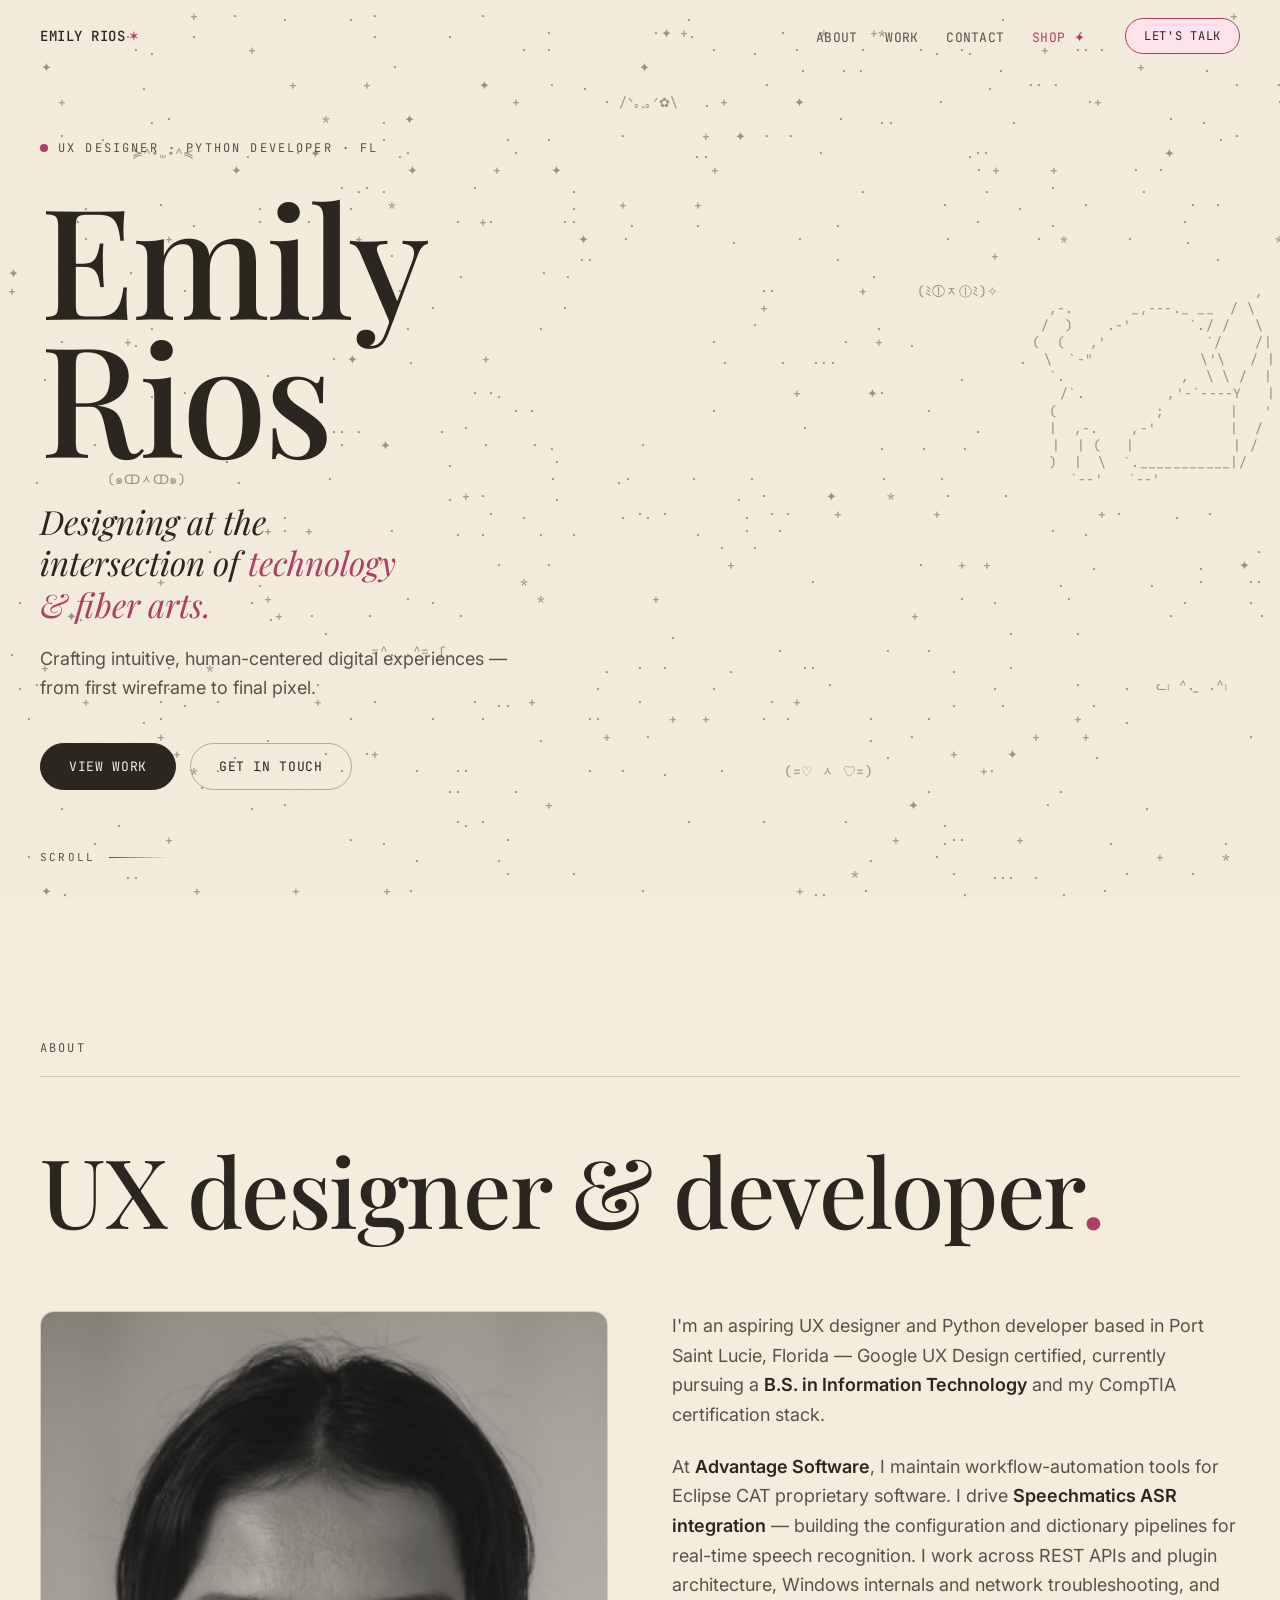
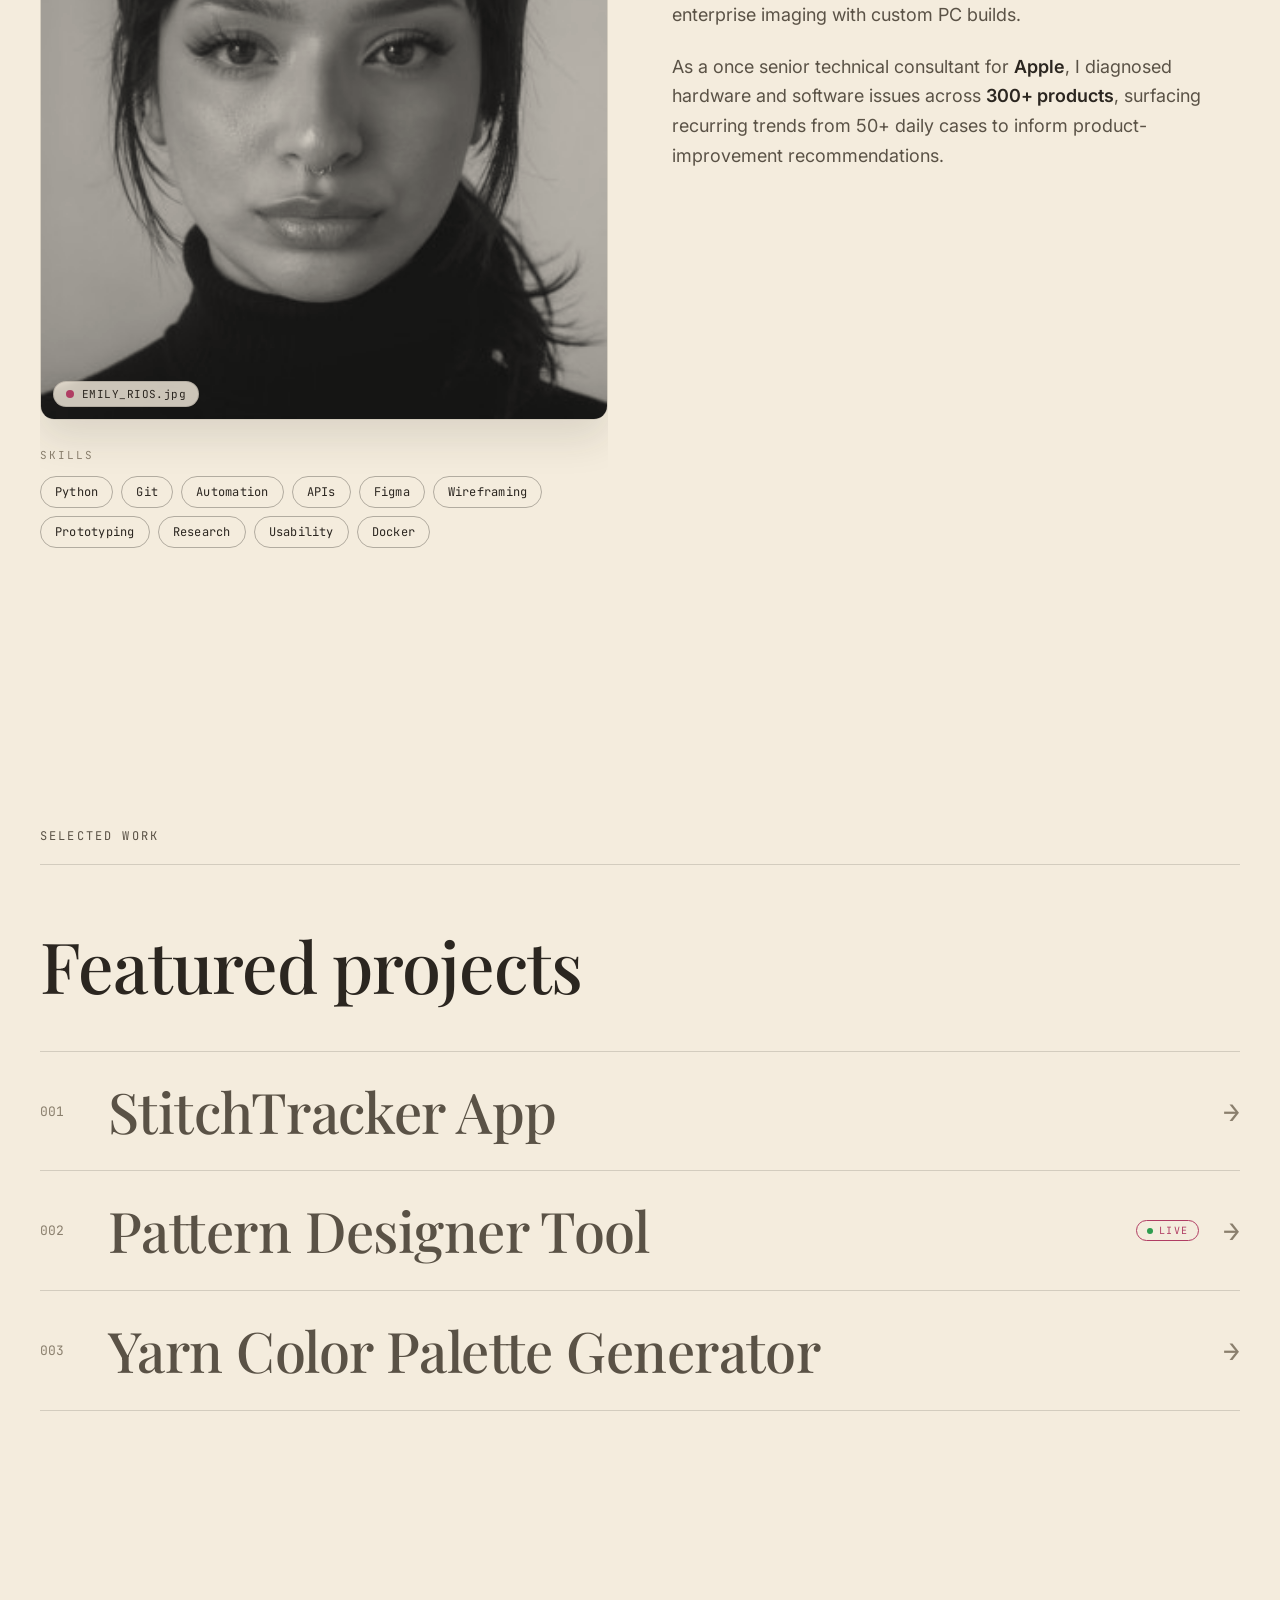
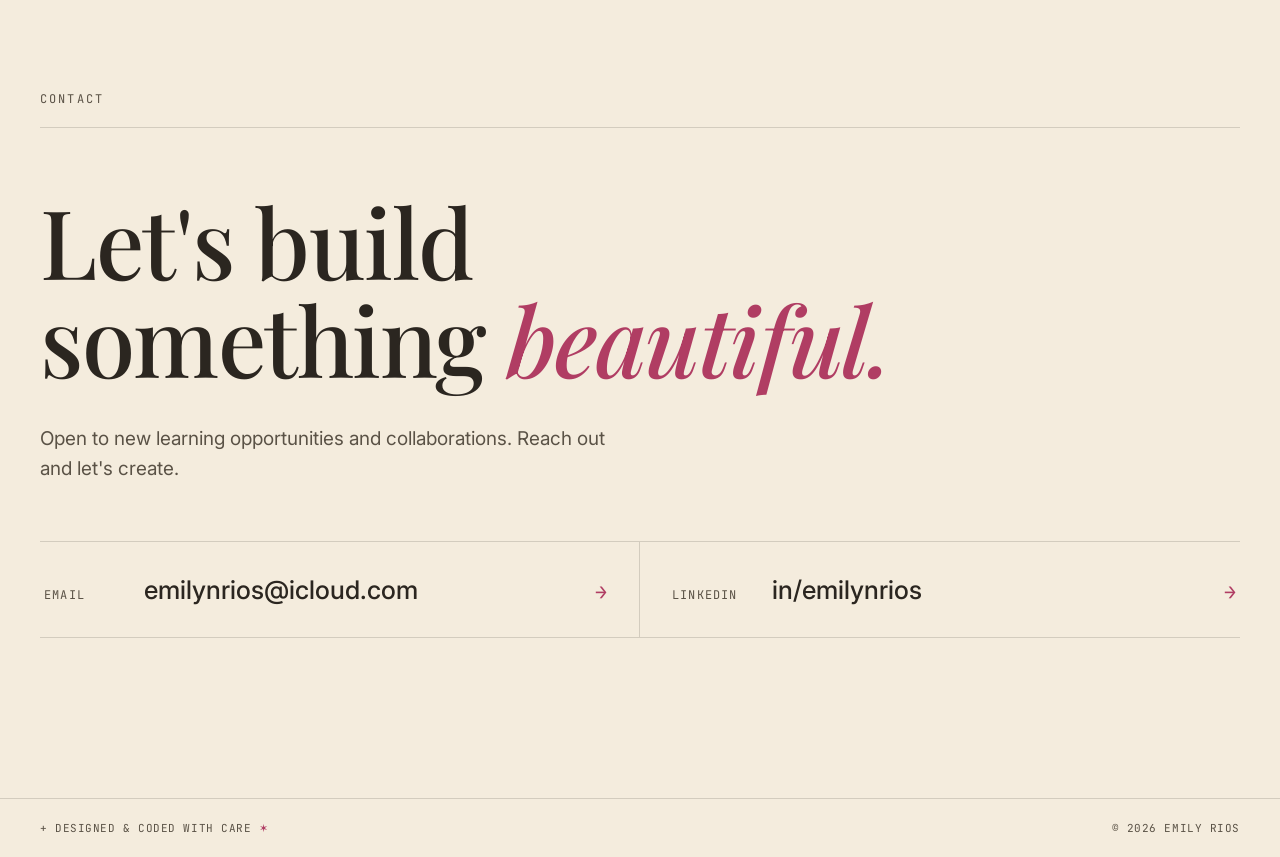
<file: index.html>
<!DOCTYPE html>
<html lang="en">
<head>
  <meta charset="UTF-8">
  <meta name="viewport" content="width=device-width, initial-scale=1.0">
  <title>Emily Rios — UX Designer</title>
  <meta name="description" content="Emily Rios — aspiring UX designer crafting intuitive digital experiences at the intersection of technology and fiber arts.">
  <link rel="preconnect" href="https://fonts.googleapis.com">
  <link rel="preconnect" href="https://fonts.gstatic.com" crossorigin>
  <link href="https://fonts.googleapis.com/css2?family=Inter:wght@300;400;500;600&family=JetBrains+Mono:wght@400;500&family=Playfair+Display:ital,wght@0,500;0,600;1,400;1,500&display=swap" rel="stylesheet">
  <link rel="stylesheet" href="style.css?v=6">
</head>
<body>

  <a href="#top" class="skip-link">Skip to content</a>

  <!-- Animated celestial ASCII atlas — decorative, sits behind all content -->
  <pre id="sky" class="sky" aria-hidden="true"></pre>
  <pre id="trail" class="sky trail" aria-hidden="true"></pre>
  <div class="paper-grain" aria-hidden="true"></div>

  <!-- Navigation -->
  <nav id="nav">
    <div class="nav-inner">
      <a href="#top" class="nav-logo">EMILY&nbsp;RIOS<span class="dot">✶</span></a>
      <ul class="nav-links">
        <li><a href="#about">ABOUT</a></li>
        <li><a href="#work">WORK</a></li>
        <li><a href="#contact">CONTACT</a></li>
        <!-- SHOP: swap href for your store URL when live, then delete the onclick. -->
        <li><a href="#" class="nav-shop" onclick="event.preventDefault(); showShopSoon();">SHOP&nbsp;✦</a></li>
      </ul>
      <a href="#contact" class="pill-cta">LET'S TALK</a>
    </div>
  </nav>

  <!-- ───────────── Hero ───────────── -->
  <header id="top" class="hero">
    <div class="hero-inner">
      <p class="kicker"><span class="signal"></span>UX DESIGNER · PYTHON DEVELOPER · FL</p>
      <h1 class="hero-title">Emily<br>Rios</h1>
      <p class="hero-serif">Designing at the intersection of <em>technology &amp; fiber arts.</em></p>
      <p class="hero-sub">Crafting intuitive, human-centered digital experiences — from first wireframe to final pixel.</p>
      <div class="hero-actions">
        <a href="#work" class="btn btn--filled">VIEW WORK</a>
        <a href="#contact" class="btn btn--ghost">GET IN TOUCH</a>
      </div>
    </div>

    <div class="scroll-cue" aria-hidden="true">
      <span>SCROLL</span>
      <span class="scroll-line"></span>
    </div>
  </header>

  <!-- ───────────── About ───────────── -->
  <main>
  <section id="about" class="section">
    <div class="container">
      <div class="sec-head reveal">
        <span class="counter-label">ABOUT</span>
      </div>

      <div class="about-grid">
        <div class="about-display">
          <h2 class="display-xl reveal-clip">UX designer &amp; developer<span class="accent">.</span></h2>
        </div>

        <div class="about-col reveal-img">
          <div class="about-media">
            <img src="profile.jpg" alt="Portrait of Emily Rios" class="profile-photo">
            <div class="media-tag"><span class="signal"></span>EMILY_RIOS.jpg</div>
          </div>
          <div class="skills-block">
            <span class="skills-label">SKILLS</span>
            <ul class="skills">
              <li class="skill">Python</li>
              <li class="skill">Git</li>
              <li class="skill">Automation</li>
              <li class="skill">APIs</li>
              <li class="skill">Figma</li>
              <li class="skill">Wireframing</li>
              <li class="skill">Prototyping</li>
              <li class="skill">Research</li>
              <li class="skill">Usability</li>
              <li class="skill">Docker</li>
            </ul>
          </div>
        </div>

        <div class="about-body reveal">
          <p>I'm an aspiring UX designer and Python developer based in Port Saint Lucie, Florida — Google UX Design certified, currently pursuing a <strong>B.S. in Information Technology</strong> and my CompTIA certification stack.</p>
          <p>At <strong>Advantage Software</strong>, I maintain workflow-automation tools for Eclipse CAT proprietary software. I drive <strong>Speechmatics ASR integration</strong> — building the configuration and dictionary pipelines for real-time speech recognition. I work across REST APIs and plugin architecture, Windows internals and network troubleshooting, and enterprise imaging with custom PC builds.</p>
          <p>As a once senior technical consultant for <strong>Apple</strong>, I diagnosed hardware and software issues across <strong>300+ products</strong>, surfacing recurring trends from 50+ daily cases to inform product-improvement recommendations.</p>
        </div>
      </div>
    </div>
  </section>

  <!-- ───────────── Work ───────────── -->
  <section id="work" class="section">
    <div class="container">
      <div class="sec-head reveal">
        <span class="counter-label">SELECTED WORK</span>
      </div>

      <h2 class="display-lg work-title reveal-clip">Featured projects</h2>

      <div class="rows">
        <article class="row reveal" tabindex="0" role="button" aria-label="StitchTracker App — case study coming soon" onclick="showPlaceholder()" onkeydown="if(event.key==='Enter'||event.key===' '){event.preventDefault();showPlaceholder();}">
          <div class="row-render render--1" aria-hidden="true"></div>
          <div class="row-main">
            <span class="row-index">001</span>
            <h3 class="row-title">StitchTracker App</h3>
            <span class="row-arrow" aria-hidden="true">→</span>
          </div>
          <div class="row-detail">
            <p>A mobile app helping crochet and knitting enthusiasts track projects, manage yarn inventory, and discover new patterns — simplifying the creative process for makers of every skill level.</p>
            <div class="row-tags">
              <span class="tag">MOBILE DESIGN</span>
              <span class="tag">USER RESEARCH</span>
              <span class="tag">PROTOTYPING</span>
            </div>
          </div>
        </article>

        <article class="row reveal" tabindex="0" role="button" aria-label="Pattern Designer Tool — open the live tool in a new tab" onclick="openPatternDesigner()" onkeydown="if(event.key==='Enter'||event.key===' '){event.preventDefault();openPatternDesigner();}">
          <div class="row-render render--2" aria-hidden="true"></div>
          <div class="row-main">
            <span class="row-index">002</span>
            <h3 class="row-title">Pattern Designer Tool</h3>
            <span class="row-tag-live">LIVE</span>
            <span class="row-arrow" aria-hidden="true">→</span>
          </div>
          <div class="row-detail">
            <p>An interactive web-based tool that lets fiber artists create, customize, and share crochet and knitting patterns — built around the real creative workflow of the maker community.</p>
            <div class="row-tags">
              <span class="tag">WEB DESIGN</span>
              <span class="tag">UI/UX</span>
              <span class="tag">INTERACTION DESIGN</span>
            </div>
          </div>
        </article>

        <article class="row reveal" tabindex="0" role="button" aria-label="Yarn Color Palette Generator — case study coming soon" onclick="showPlaceholder()" onkeydown="if(event.key==='Enter'||event.key===' '){event.preventDefault();showPlaceholder();}">
          <div class="row-render render--3" aria-hidden="true"></div>
          <div class="row-main">
            <span class="row-index">003</span>
            <h3 class="row-title">Yarn Color Palette Generator</h3>
            <span class="row-arrow" aria-hidden="true">→</span>
          </div>
          <div class="row-detail">
            <p>A digital tool that helps crafters visualize yarn color combinations before purchasing — using AI to suggest harmonious palettes from uploaded inspiration images.</p>
            <div class="row-tags">
              <span class="tag">VISUAL DESIGN</span>
              <span class="tag">USER TESTING</span>
              <span class="tag">ACCESSIBILITY</span>
            </div>
          </div>
        </article>
      </div>
    </div>
  </section>

  <!-- ───────────── Contact ───────────── -->
  <section id="contact" class="section contact">
    <div class="container">
      <div class="sec-head reveal">
        <span class="counter-label">CONTACT</span>
      </div>

      <h2 class="display-xl reveal-clip">Let's build<br>something <em class="serif-accent">beautiful.</em></h2>
      <p class="contact-sub reveal">Open to new learning opportunities and collaborations. Reach out and let's create.</p>

      <div class="contact-links reveal">
        <a href="mailto:emilynrios@icloud.com" class="contact-link">
          <span class="cl-label">EMAIL</span>
          <span class="cl-value">emilynrios@icloud.com</span>
          <span class="cl-arrow" aria-hidden="true">→</span>
        </a>
        <a href="https://www.linkedin.com/in/emilynrios/" target="_blank" rel="noopener" class="contact-link">
          <span class="cl-label">LINKEDIN</span>
          <span class="cl-value">in/emilynrios</span>
          <span class="cl-arrow" aria-hidden="true">→</span>
        </a>
      </div>
    </div>
  </section>
  </main>

  <!-- ───────────── Footer ───────────── -->
  <footer class="footer">
    <div class="container footer-inner">
      <span>+ DESIGNED &amp; CODED WITH CARE <span class="heart" aria-hidden="true">✶</span></span>
      <span>© 2026 EMILY RIOS</span>
    </div>
  </footer>

  <script src="ascii.js?v=6"></script>
  <script>
    const nav = document.getElementById('nav');
    const revealEls = document.querySelectorAll('.reveal, .reveal-clip, .reveal-img');
    const io = new IntersectionObserver((entries) => {
      entries.forEach((entry) => {
        if (entry.isIntersecting) {
          entry.target.classList.add('in-view');
          io.unobserve(entry.target);
        }
      });
    }, { threshold: 0.16, rootMargin: '0px 0px -8% 0px' });
    revealEls.forEach((el) => io.observe(el));

    let ticking = false;
    function onScroll() {
      nav.classList.toggle('scrolled', window.scrollY > 40);
      ticking = false;
    }
    window.addEventListener('scroll', () => {
      if (!ticking) { requestAnimationFrame(onScroll); ticking = true; }
    }, { passive: true });
    onScroll();

    function showPlaceholder() {
      alert('Case studies coming soon!');
    }

    function openPatternDesigner() {
      window.open('pattern-designer/', '_blank', 'noopener');
    }

    function showShopSoon() {
      alert('Shop coming soon — elegant seaside crochet patterns. 🌊');
    }
  </script>

</body>
</html>
</file>
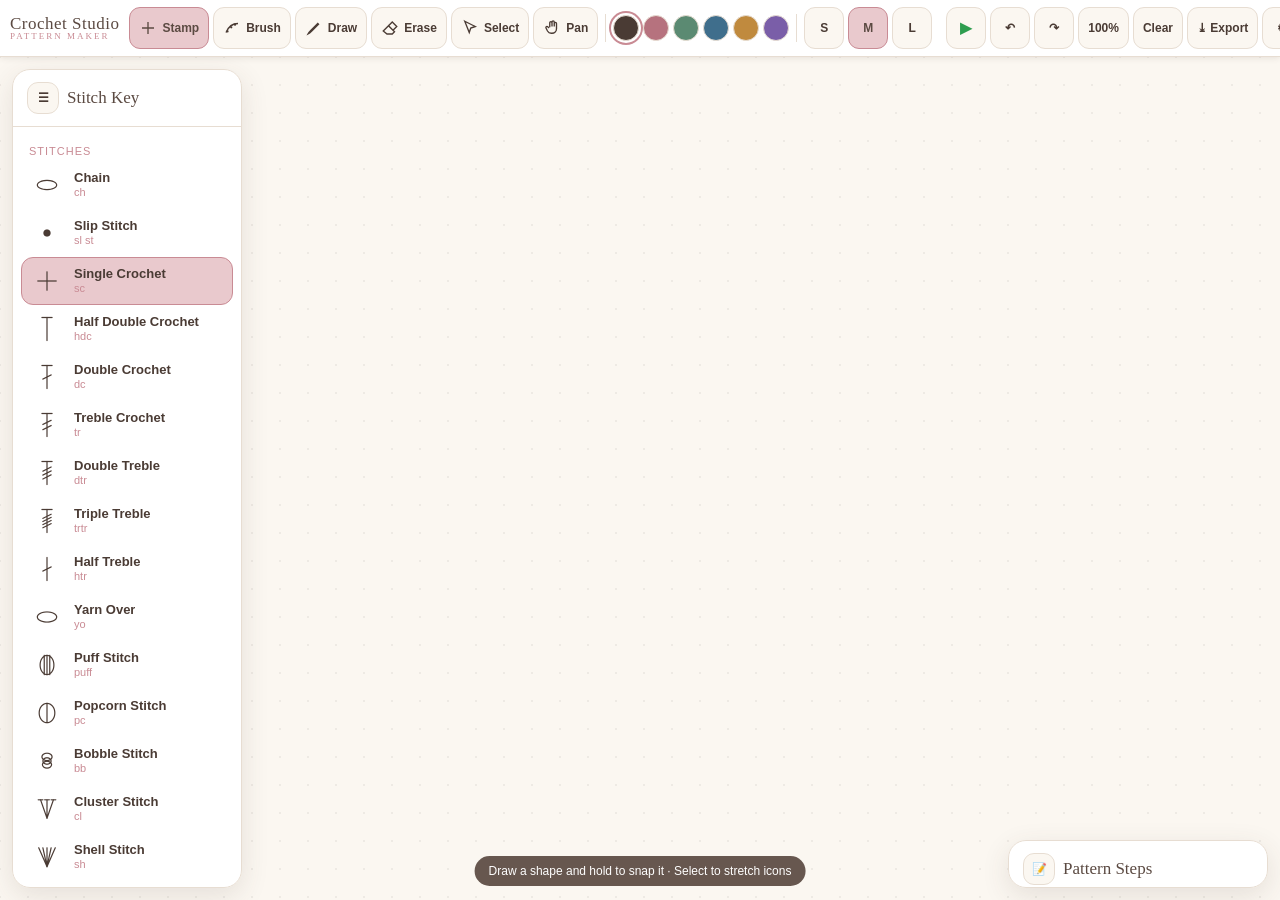
<file: pattern-designer/index.html>
<!DOCTYPE html>
<html lang="en">
<head>
  <meta charset="utf-8" />
  <meta name="viewport" content="width=device-width, initial-scale=1, maximum-scale=1, viewport-fit=cover, user-scalable=no" />
  <meta name="apple-mobile-web-app-capable" content="yes" />
  <meta name="apple-mobile-web-app-status-bar-style" content="default" />
  <meta name="theme-color" content="#fbf7f1" />
  <title>Crochet Pattern Studio</title>
  <link rel="manifest" href="manifest.webmanifest" />
  <link rel="stylesheet" href="css/styles.css" />
</head>
<body>
  <div id="app">
    <!-- ============ TOP TOOLBAR ============ -->
    <header class="toolbar">
      <div class="brand">Crochet Studio<small>PATTERN MAKER</small></div>

      <div class="tool-group" id="toolGroup">
        <button class="tool" data-tool="stamp" title="Place stitches (S)">
          <svg viewBox="0 0 24 24" fill="none" stroke="currentColor" stroke-width="1.8"><path d="M12 4v16M4 12h16"/></svg>
          <span class="label">Stamp</span>
        </button>
        <button class="tool" data-tool="brush" title="Stitch Brush — drag to paint a row of stitches (B)">
          <svg viewBox="0 0 24 24" fill="none" stroke="currentColor" stroke-width="1.8"><path d="M4 18Q9 6 20 6"/><circle cx="6" cy="16.5" r="1.5" fill="currentColor" stroke="none"/><circle cx="11" cy="11" r="1.5" fill="currentColor" stroke="none"/><circle cx="16" cy="7.5" r="1.5" fill="currentColor" stroke="none"/></svg>
          <span class="label">Brush</span>
        </button>
        <button class="tool" data-tool="draw" title="Freeform draw (D)">
          <svg viewBox="0 0 24 24" fill="none" stroke="currentColor" stroke-width="1.8"><path d="M4 20s2-1 5-4 9-9 9-9l-1-1s-6 6-9 9-4 5-4 5z"/></svg>
          <span class="label">Draw</span>
        </button>
        <button class="tool" data-tool="erase" title="Erase (E)">
          <svg viewBox="0 0 24 24" fill="none" stroke="currentColor" stroke-width="1.8"><path d="M3 16l7-7 8 8-3 3H8z"/><path d="M10 9l5-5 6 6-5 5"/></svg>
          <span class="label">Erase</span>
        </button>
        <button class="tool" data-tool="select" title="Select &amp; transform (V)">
          <svg viewBox="0 0 24 24" fill="none" stroke="currentColor" stroke-width="1.8"><path d="M5 3l14 7-6 2-2 6z"/></svg>
          <span class="label">Select</span>
        </button>
        <button class="tool" data-tool="pan" title="Pan (space/2-finger)">
          <svg viewBox="0 0 24 24" fill="none" stroke="currentColor" stroke-width="1.8"><path d="M9 11V5a1.5 1.5 0 013 0v5m0 0V4a1.5 1.5 0 013 0v6m0 0V6a1.5 1.5 0 013 0v7a6 6 0 01-6 6h-1a6 6 0 01-5-3l-2-4a1.5 1.5 0 012-2l2 2"/></svg>
          <span class="label">Pan</span>
        </button>
      </div>

      <div class="divider"></div>

      <div class="tool-group swatches" id="swatches"></div>

      <div class="divider"></div>

      <div class="tool-group" id="sizes" title="Stitch / line size">
        <button class="tool size-btn" data-size="22">S</button>
        <button class="tool size-btn active" data-size="34">M</button>
        <button class="tool size-btn" data-size="50">L</button>
      </div>

      <div class="spacer"></div>

      <div class="tool-group">
        <button class="tool" id="playBtn" title="Play timelapse (build the pattern from Begin to End)">▶</button>
        <button class="tool" id="undo" title="Undo (⌘Z)">↶</button>
        <button class="tool" id="redo" title="Redo">↷</button>
        <button class="tool" id="zoomReset" title="Fit / reset zoom">100%</button>
        <button class="tool" id="clearBtn" title="Clear all">Clear</button>
        <button class="tool" id="exportBtn" title="Export PNG">⤓ Export</button>
        <button class="tool" id="settingsBtn" title="Settings">⚙</button>
      </div>
    </header>

    <!-- ============ SETTINGS POPOVER ============ -->
    <div class="settings-pop" id="settingsPop" hidden>
      <div class="settings-title">Placement</div>
      <label class="setting-row" for="setLength">
        <span class="setting-text">
          <b>Stretch length on drag</b>
          <small>Click-drag a new stitch to lengthen it (thickness stays the same). When off, drag sets the stitch's direction.</small>
        </span>
        <span class="switch"><input type="checkbox" id="setLength"><span class="track"></span></span>
      </label>

      <div class="setting-divider"></div>
      <div class="settings-title">Stitch Brush</div>
      <div class="setting-text">
        <b>Spacing <em id="spacingVal">1.1×</em></b>
        <small>Gap between stitches when you paint with the Brush tool. Higher = more spread out.</small>
      </div>
      <input type="range" class="setting-slider" id="setSpacing" min="0.6" max="3" step="0.1" value="1.1">
    </div>

    <!-- ============ WORKSPACE ============ -->
    <main class="workspace" id="workspace">
      <canvas id="canvas"></canvas>

      <!-- THE KEY -->
      <aside class="panel" id="keyPanel">
        <div class="panel-head">
          <div class="panel-title">
            <button class="tool" id="keyToggle" style="width:32px;height:32px;min-width:32px;padding:0;">☰</button>
            <span>Stitch Key</span>
          </div>
        </div>
        <div class="panel-body" id="keyBody">
          <div class="section-label">Stitches</div>
          <div id="stitchList"></div>
          <div class="section-label">Markers</div>
          <div id="markerList"></div>
          <div class="section-label">My Icons</div>
          <div id="customList"></div>
          <button class="add-icon-btn" id="addIconBtn">＋ Draw my own icon</button>
        </div>
      </aside>

      <!-- STEPS -->
      <aside class="steps collapsed" id="stepsPanel">
        <div class="panel-head">
          <div class="panel-title">
            <button class="tool" id="stepsToggle" style="width:32px;height:32px;min-width:32px;padding:0;">📝</button>
            <span>Pattern Steps</span>
          </div>
        </div>
        <div class="steps-body">
          <label>Starting stitches</label>
          <textarea id="startSteps" placeholder="e.g. Magic ring, ch 3 (counts as first dc), 11 dc into ring..."></textarea>
          <label>Ending stitches</label>
          <textarea id="endSteps" placeholder="e.g. sl st to first dc to join, fasten off, weave in ends."></textarea>
        </div>
      </aside>

      <div class="hint" id="hint"></div>
    </main>
  </div>

  <!-- ============ CUSTOM ICON MODAL ============ -->
  <div class="modal-backdrop" id="iconModal">
    <div class="modal">
      <h2>Draw your own icon</h2>
      <p>Sketch a symbol, give it a name, and it joins your key.</p>
      <div class="icon-pad-wrap"><canvas id="iconPad" width="240" height="240"></canvas></div>
      <div class="row">
        <input type="text" id="iconLabel" placeholder="Label (e.g. Crossed Cable)" maxlength="28" />
        <input type="text" id="iconAbbr" placeholder="Abbr" maxlength="8" style="max-width:90px;" />
      </div>
      <div class="row" style="justify-content:space-between;">
        <button class="btn-ghost" id="iconClearPad" style="flex:0 0 auto;padding:0 16px;">Clear sketch</button>
      </div>
      <div class="btns">
        <button class="btn-ghost" id="iconCancel">Cancel</button>
        <button class="btn-primary" id="iconSave">Add to key</button>
      </div>
    </div>
  </div>

  <script src="js/symbols.js"></script>
  <script src="js/app.js"></script>
</body>
</html>
</file>
<file: style.css>
:root {
  /* ── Paper & ink ── */
  --paper: #f4ecdd;        /* warm cream canvas */
  --paper-2: #efe5d3;
  --ink: #2b2620;          /* primary text — ~12:1 on paper */
  --ink-soft: #5a5246;     /* secondary text — ~5.4:1 on paper (AA) */
  --ink-faint: #8a7f6d;    /* metadata — large/decorative use */
  --hairline: rgba(43, 38, 32, 0.16);
  --hairline-strong: rgba(43, 38, 32, 0.32);

  /* ── Pink accents ── */
  --rose: #ffe3ec;         /* soft pink — fills, glows, chips (with dark text) */
  --rose-soft: #ffeef3;
  --rose-deep: #b03d63;    /* accessible pink for TEXT/links — ~5:1 on paper */
  --rose-deeper: #8f2f50;

  /* Star ink (sepia, faint) */
  --star: rgba(70, 56, 40, 0.5);

  /* ── Type ── */
  --sans: 'Inter', ui-sans-serif, system-ui, -apple-system, "Segoe UI", sans-serif;
  --mono: 'JetBrains Mono', ui-monospace, SFMono-Regular, Menlo, monospace;
  --serif: 'Playfair Display', Georgia, serif;

  --max: 1280px;
  --ease: cubic-bezier(0.16, 1, 0.3, 1);
}

*, *::before, *::after { margin: 0; padding: 0; box-sizing: border-box; }
html { scroll-behavior: smooth; }

body {
  font-family: var(--sans);
  background: var(--paper);
  color: var(--ink);
  -webkit-font-smoothing: antialiased;
  text-rendering: optimizeLegibility;
  overflow-x: hidden;
}

::selection { background: var(--rose); color: var(--ink); }

/* Accessible focus ring */
:focus-visible {
  outline: 2px solid var(--rose-deep);
  outline-offset: 3px;
  border-radius: 2px;
}

.skip-link {
  position: absolute;
  left: 16px; top: -60px;
  z-index: 200;
  background: var(--ink);
  color: var(--paper);
  font-family: var(--mono);
  font-size: 13px;
  padding: 10px 16px;
  border-radius: 6px;
  text-decoration: none;
  transition: top 0.2s var(--ease);
}
.skip-link:focus { top: 16px; }

/* ── Celestial ASCII atlas (behind everything) ── */
.sky {
  position: fixed;
  inset: 0;
  z-index: 0;
  margin: 0;
  padding: 8px;
  font-family: var(--mono), 'Segoe UI Symbol', 'Segoe UI Emoji', 'Apple Symbols', sans-serif;
  font-size: 13px;
  line-height: 1.32;
  letter-spacing: 0.02em;
  color: var(--star);
  white-space: pre;
  overflow: hidden;
  pointer-events: none;
  user-select: none;
}

/* Pink sparkle trail that follows the cursor (drawn by ascii.js) */
.trail {
  color: var(--rose-deep);
  text-shadow: 0 0 6px rgba(176, 61, 99, 0.35);
}

/* Subtle paper grain (SVG fractal noise, no external asset) */
.paper-grain {
  position: fixed;
  inset: 0;
  z-index: 0;
  pointer-events: none;
  opacity: 0.05;
  mix-blend-mode: multiply;
  background-image: url("data:image/svg+xml,%3Csvg xmlns='http://www.w3.org/2000/svg' width='200' height='200'%3E%3Cfilter id='n'%3E%3CfeTurbulence type='fractalNoise' baseFrequency='0.85' numOctaves='2' stitchTiles='stitch'/%3E%3CfeColorMatrix type='saturate' values='0'/%3E%3C/filter%3E%3Crect width='100%25' height='100%25' filter='url(%23n)'/%3E%3C/svg%3E");
}

.container { max-width: var(--max); margin: 0 auto; padding: 0 40px; position: relative; z-index: 1; }

/* ───────────── Navigation ───────────── */
#nav {
  position: fixed;
  top: 0; left: 0; right: 0;
  z-index: 100;
  transition: background 0.4s var(--ease), border-color 0.4s, backdrop-filter 0.4s;
  border-bottom: 1px solid transparent;
}
#nav.scrolled {
  background: rgba(244, 236, 221, 0.78);
  backdrop-filter: blur(10px);
  border-bottom: 1px solid var(--hairline);
}
.nav-inner {
  max-width: var(--max);
  margin: 0 auto;
  padding: 18px 40px;
  display: flex;
  align-items: center;
  gap: 40px;
}
.nav-logo {
  font-family: var(--mono);
  font-size: 14px;
  font-weight: 500;
  letter-spacing: 0.04em;
  color: var(--ink);
  text-decoration: none;
}
.nav-logo .dot { color: var(--rose-deep); margin-left: 2px; }
.nav-links {
  list-style: none;
  display: flex;
  gap: 28px;
  margin-left: auto;
}
.nav-links a {
  font-family: var(--mono);
  font-size: 13px;
  letter-spacing: 0.02em;
  color: var(--ink-soft);
  text-decoration: none;
  transition: color 0.25s;
}
.nav-links a:hover { color: var(--ink); }

.nav-links .nav-shop { color: var(--rose-deep); }
.nav-links .nav-shop:hover { color: var(--rose-deeper); }

.pill-cta {
  font-family: var(--mono);
  font-size: 12px;
  letter-spacing: 0.06em;
  color: var(--ink);
  background: var(--rose);
  text-decoration: none;
  padding: 9px 18px;
  border-radius: 999px;
  border: 1px solid var(--rose-deep);
  transition: background 0.3s, transform 0.3s, box-shadow 0.3s;
}
.pill-cta:hover {
  background: var(--rose-soft);
  box-shadow: 0 4px 16px rgba(176, 61, 99, 0.22);
  transform: translateY(-1px);
}

/* ───────────── Hero ───────────── */
.hero {
  position: relative;
  min-height: 100vh;
  display: flex;
  flex-direction: column;
  justify-content: center;
  padding: 120px 40px 90px;
}
.hero-inner {
  max-width: var(--max);
  width: 100%;
  margin: 0 auto;
  position: relative;
  z-index: 1;
}

.kicker {
  font-family: var(--mono);
  font-size: 12px;
  letter-spacing: 0.18em;
  text-transform: uppercase;
  color: var(--ink-soft);
  display: flex;
  align-items: center;
  gap: 10px;
  margin-bottom: 32px;
}
.signal {
  width: 8px; height: 8px; border-radius: 50%;
  background: var(--rose-deep);
  display: inline-block;
  animation: pulse 2.4s ease-in-out infinite;
}
@keyframes pulse {
  0%, 100% { opacity: 1; transform: scale(1); }
  50% { opacity: 0.45; transform: scale(0.7); }
}

.hero-title {
  font-family: var(--serif);
  font-weight: 500;
  font-size: clamp(76px, 12vw, 172px);
  line-height: 0.9;
  letter-spacing: -0.02em;
  color: var(--ink);
  margin-bottom: 36px;
}

.hero-serif {
  font-family: var(--serif);
  font-style: italic;
  font-weight: 400;
  font-size: clamp(22px, 2.6vw, 34px);
  line-height: 1.25;
  color: var(--ink);
  margin-bottom: 20px;
  max-width: 20ch;
}
.hero-serif em { color: var(--rose-deep); font-style: italic; }

.hero-sub {
  font-size: 18px;
  line-height: 1.6;
  color: var(--ink-soft);
  max-width: 46ch;
  margin-bottom: 40px;
}

.hero-actions { display: flex; gap: 14px; flex-wrap: wrap; }
.btn {
  font-family: var(--mono);
  font-size: 13px;
  letter-spacing: 0.05em;
  text-decoration: none;
  padding: 14px 28px;
  border-radius: 999px;
  transition: all 0.3s var(--ease);
}
.btn--filled {
  background: var(--ink);
  color: var(--paper);
  border: 1px solid var(--ink);
}
.btn--filled:hover {
  background: var(--rose-deep);
  border-color: var(--rose-deep);
  box-shadow: 0 6px 20px rgba(176, 61, 99, 0.28);
  transform: translateY(-2px);
}
.btn--ghost {
  background: transparent;
  color: var(--ink);
  border: 1px solid var(--hairline-strong);
}
.btn--ghost:hover {
  border-color: var(--rose-deep);
  color: var(--rose-deeper);
}

.scroll-cue {
  position: absolute;
  bottom: 36px; left: 40px;
  display: flex; align-items: center; gap: 14px;
  font-family: var(--mono);
  font-size: 11px;
  letter-spacing: 0.2em;
  color: var(--ink-soft);
  z-index: 1;
}
.scroll-line {
  width: 60px; height: 1px;
  background: linear-gradient(90deg, var(--ink-soft), transparent);
  position: relative;
  overflow: hidden;
}
.scroll-line::after {
  content: '';
  position: absolute;
  top: 0; left: -30px;
  width: 30px; height: 1px;
  background: var(--rose-deep);
  animation: trace 2.2s var(--ease) infinite;
}
@keyframes trace { to { left: 60px; } }

/* ───────────── Sections ───────────── */
.section { padding: 140px 0; position: relative; z-index: 1; }

.sec-head {
  display: flex;
  align-items: center;
  gap: 16px;
  margin-bottom: 64px;
  padding-bottom: 20px;
  border-bottom: 1px solid var(--hairline);
}
.counter {
  font-family: var(--mono);
  font-size: 13px;
  color: var(--ink);
  border: 1px solid var(--hairline-strong);
  border-radius: 999px;
  padding: 5px 14px;
}
.counter-label {
  font-family: var(--mono);
  font-size: 12px;
  letter-spacing: 0.18em;
  text-transform: uppercase;
  color: var(--ink-soft);
}

.display-xl {
  font-family: var(--serif);
  font-size: clamp(46px, 7.5vw, 116px);
  font-weight: 500;
  line-height: 1.02;
  letter-spacing: -0.015em;
  color: var(--ink);
}
.display-lg {
  font-family: var(--serif);
  font-size: clamp(38px, 5.5vw, 80px);
  font-weight: 500;
  line-height: 1.04;
  letter-spacing: -0.015em;
  color: var(--ink);
}
.accent { color: var(--rose-deep); }
.serif-accent { font-family: var(--serif); font-style: italic; font-weight: 500; color: var(--rose-deep); }

/* ── About ── */
.about-grid {
  display: grid;
  grid-template-columns: 1fr 1fr;
  gap: 56px 64px;
  align-items: start;
}
.about-display { grid-column: 1 / -1; margin-bottom: 16px; }

.about-col {
  display: flex;
  flex-direction: column;
  gap: 28px;
}
.about-media {
  position: relative;
  border-radius: 14px;
  overflow: hidden;
  border: 1px solid var(--hairline);
  box-shadow: 0 18px 40px rgba(43, 38, 32, 0.12);
}
.profile-photo {
  width: 100%;
  aspect-ratio: 4 / 5;
  object-fit: cover;
  object-position: center 18%;
  display: block;
  filter: sepia(18%) contrast(1.02);
  transition: filter 0.6s var(--ease);
}
.about-media:hover .profile-photo { filter: sepia(0%) contrast(1.04); }
.media-tag {
  position: absolute;
  bottom: 12px; left: 12px;
  font-family: var(--mono);
  font-size: 11px;
  letter-spacing: 0.04em;
  color: var(--ink);
  background: rgba(244, 236, 221, 0.82);
  backdrop-filter: blur(6px);
  border: 1px solid var(--hairline);
  border-radius: 999px;
  padding: 5px 12px;
  display: flex; align-items: center; gap: 8px;
}

.about-body p {
  font-size: 18px;
  line-height: 1.65;
  color: var(--ink-soft);
  margin-bottom: 22px;
}
.about-body strong { color: var(--ink); font-weight: 600; }

.skills-block { display: flex; flex-direction: column; gap: 14px; }
.skills-label {
  font-family: var(--mono);
  font-size: 11px;
  letter-spacing: 0.18em;
  text-transform: uppercase;
  color: var(--ink-faint);
}
.skills { list-style: none; display: flex; flex-wrap: wrap; gap: 8px; }
.skill {
  font-family: var(--mono);
  font-size: 12px;
  letter-spacing: 0.02em;
  color: var(--ink);
  background: transparent;
  border: 1px solid var(--hairline-strong);
  border-radius: 999px;
  padding: 7px 14px;
  transition: border-color 0.3s, color 0.3s;
}
.skill:hover { border-color: var(--rose-deep); color: var(--ink); }

/* ── Work (outlined rows) ── */
.work-title { margin-bottom: 48px; }
.rows { border-top: 1px solid var(--hairline); }

.row {
  position: relative;
  border-bottom: 1px solid var(--hairline);
  padding: 30px 0;
  cursor: pointer;
  overflow: hidden;
  transition: padding 0.4s var(--ease);
}
.row-render {
  position: absolute;
  inset: 0;
  background: radial-gradient(ellipse at 30% 50%, var(--rose), transparent 70%);
  opacity: 0;
  transition: opacity 0.6s var(--ease);
  z-index: 0;
  pointer-events: none;
}
.render--2 { background: radial-gradient(ellipse at 50% 50%, var(--rose), transparent 70%); }
.render--3 { background: radial-gradient(ellipse at 70% 50%, var(--rose), transparent 70%); }
.row:hover .row-render,
.row:focus-visible .row-render { opacity: 0.7; }

.row-main {
  position: relative;
  z-index: 1;
  display: flex;
  align-items: center;
  gap: 24px;
}
.row-index {
  font-family: var(--mono);
  font-size: 13px;
  color: var(--ink-faint);
  min-width: 44px;
}
.row-title {
  font-family: var(--serif);
  font-size: clamp(26px, 4.4vw, 56px);
  font-weight: 500;
  letter-spacing: -0.01em;
  line-height: 1.05;
  color: var(--ink-soft);
  transition: color 0.4s var(--ease);
  flex: 1;
}
.row:hover .row-title,
.row:focus-visible .row-title {
  color: var(--rose-deeper);
}
.row-arrow {
  font-family: var(--mono);
  font-size: 28px;
  color: var(--ink-faint);
  transition: transform 0.4s var(--ease), color 0.3s;
}
.row:hover .row-arrow,
.row:focus-visible .row-arrow { color: var(--rose-deep); transform: translateX(10px); }

/* "LIVE" pill on rows that link to a real, shipped tool */
.row-tag-live {
  font-family: var(--mono);
  font-size: 10px;
  letter-spacing: 0.12em;
  color: var(--rose-deep);
  border: 1px solid var(--rose-deep);
  border-radius: 999px;
  padding: 3px 10px;
  white-space: nowrap;
  align-self: center;
  display: inline-flex;
  align-items: center;
  gap: 6px;
}
.row-tag-live::before {
  content: '';
  width: 6px; height: 6px; border-radius: 50%;
  background: #2e9d4f;                 /* green "live" dot */
  box-shadow: 0 0 0 0 rgba(46,157,79,0.6);
  animation: livePulse 2s infinite;
}
@keyframes livePulse {
  0%   { box-shadow: 0 0 0 0 rgba(46,157,79,0.55); }
  70%  { box-shadow: 0 0 0 6px rgba(46,157,79,0); }
  100% { box-shadow: 0 0 0 0 rgba(46,157,79,0); }
}
@media (prefers-reduced-motion: reduce) { .row-tag-live::before { animation: none; } }

.row-detail {
  position: relative;
  z-index: 1;
  max-height: 0;
  opacity: 0;
  overflow: hidden;
  transition: max-height 0.5s var(--ease), opacity 0.5s var(--ease), margin-top 0.5s var(--ease);
  padding-left: 68px;
}
.row:hover .row-detail,
.row:focus-visible .row-detail {
  max-height: 220px;
  opacity: 1;
  margin-top: 20px;
}
.row-detail p {
  font-size: 16px;
  line-height: 1.6;
  color: var(--ink-soft);
  max-width: 60ch;
  margin-bottom: 16px;
}
.row-tags { display: flex; flex-wrap: wrap; gap: 8px; }
.tag {
  font-family: var(--mono);
  font-size: 10px;
  letter-spacing: 0.1em;
  color: var(--ink-soft);
  border: 1px solid var(--hairline);
  border-radius: 999px;
  padding: 4px 12px;
}

/* ── Contact ── */
.contact { padding-bottom: 160px; }
.contact-sub {
  font-size: 19px;
  line-height: 1.6;
  color: var(--ink-soft);
  max-width: 48ch;
  margin: 36px 0 56px;
}
.contact-links {
  display: grid;
  grid-template-columns: 1fr 1fr;
  border-top: 1px solid var(--hairline);
}
.contact-link {
  display: flex;
  align-items: baseline;
  gap: 16px;
  padding: 32px 4px;
  border-bottom: 1px solid var(--hairline);
  text-decoration: none;
  transition: padding-left 0.4s var(--ease), background 0.3s;
}
.contact-link:nth-child(odd) { border-right: 1px solid var(--hairline); padding-right: 32px; }
.contact-link:nth-child(even) { padding-left: 32px; }
.contact-link:hover { padding-left: 44px; background: var(--rose-soft); }
.contact-link:nth-child(even):hover { padding-left: 60px; }
.cl-label {
  font-family: var(--mono);
  font-size: 12px;
  letter-spacing: 0.1em;
  color: var(--ink-soft);
  min-width: 84px;
}
.cl-value {
  font-size: clamp(18px, 2vw, 26px);
  font-weight: 500;
  color: var(--ink);
  flex: 1;
}
.cl-arrow {
  font-family: var(--mono);
  font-size: 20px;
  color: var(--rose-deep);
  transition: transform 0.4s var(--ease);
}
.contact-link:hover .cl-arrow { transform: translateX(8px); }

/* ── Footer ── */
.footer {
  border-top: 1px solid var(--hairline);
  padding: 22px 0;
  position: relative;
  z-index: 1;
}
.footer-inner {
  display: flex;
  justify-content: space-between;
  align-items: center;
  gap: 16px;
  font-family: var(--mono);
  font-size: 11px;
  letter-spacing: 0.05em;
  color: var(--ink-soft);
}
.footer-coords { color: var(--ink); }
.heart { color: var(--rose-deep); }

/* ───────────── Motion ───────────── */
.kicker, .hero-title, .hero-serif, .hero-sub, .hero-actions {
  opacity: 0;
  transform: translateY(40px);
  animation: rise 1.1s var(--ease) forwards;
}
.kicker { animation-delay: 0.15s; }
.hero-title { animation-delay: 0.3s; }
.hero-serif { animation-delay: 0.55s; }
.hero-sub { animation-delay: 0.7s; }
.hero-actions { animation-delay: 0.85s; }

@keyframes rise { to { opacity: 1; transform: translateY(0); } }

.reveal {
  opacity: 0;
  transform: translateY(48px);
  transition: opacity 1s var(--ease), transform 1s var(--ease);
  transition-delay: var(--reveal-delay, 0s);
}
.reveal.in-view { opacity: 1; transform: translateY(0); }

.reveal-clip {
  opacity: 0;
  transform: translateY(64px);
  transition: opacity 1.1s var(--ease), transform 1.1s var(--ease);
}
.reveal-clip.in-view { opacity: 1; transform: translateY(0); }

.reveal-img { overflow: hidden; }
.reveal-img .profile-photo { transform: scale(1.12); transition: transform 1.4s var(--ease), filter 0.6s var(--ease); }
.reveal-img.in-view .profile-photo { transform: scale(1); }

@media (prefers-reduced-motion: reduce) {
  *, *::before, *::after {
    animation-duration: 0.01ms !important;
    animation-iteration-count: 1 !important;
    transition-duration: 0.01ms !important;
    scroll-behavior: auto !important;
  }
  .reveal, .reveal-clip, .kicker, .hero-title, .hero-serif, .hero-sub, .hero-actions {
    opacity: 1 !important; transform: none !important;
  }
  .signal, .scroll-line::after { animation: none !important; }
}

/* ───────────── Responsive ───────────── */
@media (max-width: 960px) {
  .about-grid { grid-template-columns: 1fr; }
  .about-media { max-width: 360px; }
  .contact-links { grid-template-columns: 1fr; }
  .contact-link:nth-child(odd) { border-right: none; padding-right: 4px; }
  .contact-link:nth-child(even) { padding-left: 4px; }
  .section { padding: 100px 0; }
}

@media (max-width: 640px) {
  .container, .nav-inner { padding-left: 24px; padding-right: 24px; }
  .hero { padding-left: 24px; padding-right: 24px; }
  .nav-links { display: none; }
  .nav-inner { gap: 16px; }
  .scroll-cue { left: 24px; }
  .row-detail { padding-left: 0; }
  .row:hover .row-detail, .row:focus-visible .row-detail { max-height: 280px; }
  .footer-inner { flex-direction: column; align-items: flex-start; gap: 8px; }
}

/* Graceful degradation at very narrow widths (and skinny preview panels):
   large display type can break as a last resort and never overflow/clip. */
.hero-title, .display-xl, .display-lg, .row-title, .hero-serif {
  overflow-wrap: anywhere;
}

@media (max-width: 420px) {
  .hero-title { font-size: clamp(34px, 17vw, 64px); }
  .display-xl { font-size: clamp(30px, 11vw, 48px); }
  .display-lg { font-size: clamp(28px, 10vw, 40px); }
  .row-title  { font-size: clamp(20px, 8vw, 32px); }
  .hero-serif { font-size: clamp(18px, 6vw, 26px); }
  .container, .nav-inner, .hero { padding-left: 18px; padding-right: 18px; }
  .section { padding: 72px 0; }
}
</file>
<file: pattern-designer/css/styles.css>
/* Crochet Pattern Studio — styles
 * Warm, paper-like palette echoing the reference sheet (cream + cocoa + rose).
 * Tuned for iPad: large touch targets, no text selection on the workspace,
 * safe-area insets, and a layout that works in portrait or landscape.
 */
:root {
  --cream: #fbf7f1;
  --paper: #ffffff;
  --ink: #4a3b34;          /* cocoa, default stitch ink */
  --cocoa: #5b4a42;
  --rose: #c98b94;
  --rose-soft: #e9c9cd;
  --line: #e7ddd2;
  --shadow: rgba(74, 59, 52, 0.12);
  --accent: #b6727e;
  --font: -apple-system, "SF Pro Text", "Segoe UI", Roboto, sans-serif;
  --serif: "Cochin", Georgia, "Times New Roman", serif;
}

* { box-sizing: border-box; -webkit-tap-highlight-color: transparent; }

html, body {
  margin: 0; height: 100%;
  font-family: var(--font);
  color: var(--ink);
  background: var(--cream);
  overscroll-behavior: none;
}

#app {
  display: grid;
  grid-template-rows: auto 1fr;
  grid-template-columns: 1fr;
  height: 100vh;
  height: 100dvh;
}

/* ---- top toolbar ------------------------------------------------------- */
.toolbar {
  display: flex; align-items: center; gap: 4px;
  padding: 7px 10px;
  padding-top: calc(7px + env(safe-area-inset-top));
  background: var(--paper);
  border-bottom: 1px solid var(--line);
  box-shadow: 0 1px 6px var(--shadow);
  z-index: 20;
  /* one tidy row; scroll horizontally on narrow screens instead of stacking */
  flex-wrap: nowrap; overflow-x: auto; overflow-y: hidden;
  scrollbar-width: thin; -webkit-overflow-scrolling: touch;
}
.toolbar::-webkit-scrollbar { height: 0; }
.brand {
  font-family: var(--serif);
  font-size: 17px; letter-spacing: 0.5px; line-height: 1.05;
  color: var(--cocoa); margin-right: 6px; white-space: nowrap; flex: none;
}
.brand small { color: var(--rose); letter-spacing: 2px; font-size: 9px; display:block; margin-top:-1px;}

.tool-group { display: flex; gap: 4px; align-items: center; flex: none; }
.divider { width: 1px; height: 28px; background: var(--line); margin: 0 3px; flex: none; }

button.tool, .swatch, .size-btn {
  appearance: none; border: 1px solid var(--line); background: var(--cream);
  color: var(--ink); border-radius: 11px;
  min-width: 40px; height: 42px; padding: 0 9px;
  font-size: 12px; font-weight: 600; white-space: nowrap; flex: none;
  display: inline-flex; align-items: center; justify-content: center; gap: 5px;
  cursor: pointer; transition: transform .05s, background .15s, border-color .15s;
}
button.tool:active { transform: scale(0.94); }
button.tool.active { background: var(--rose-soft); border-color: var(--rose); color: var(--cocoa); }
#playBtn { color: #2e9d4f; font-size: 15px; }
#playBtn.active { background: #fbe2e0; border-color: #d6312b; color: #d6312b; }
button.tool svg { width: 18px; height: 18px; flex: none; }

/* tool buttons collapse to icon-only when the bar gets tight */
@media (max-width: 1040px) {
  #toolGroup button.tool .label { display: none; }
  #toolGroup button.tool { min-width: 40px; padding: 0 7px; }
  #sizes .size-btn { min-width: 36px; }
}

.spacer { flex: 1 1 auto; min-width: 6px; }

/* color swatches */
.swatches { display: flex; gap: 4px; flex: none; }
.swatch { width: 26px; min-width: 26px; height: 26px; border-radius: 50%; padding: 0; }
.swatch.active { box-shadow: 0 0 0 2px var(--paper), 0 0 0 4px var(--rose); }

/* ---- settings popover -------------------------------------------------- */
.settings-pop {
  position: fixed; top: 62px; right: 12px; z-index: 60;
  width: 300px; max-width: calc(100vw - 24px);
  background: var(--paper); border: 1px solid var(--line); border-radius: 16px;
  box-shadow: 0 12px 36px var(--shadow); padding: 14px;
}
.settings-pop[hidden] { display: none; }
.settings-title { font-family: var(--serif); font-size: 16px; color: var(--cocoa); margin-bottom: 10px; }
.setting-row { display: flex; align-items: center; gap: 12px; justify-content: space-between; cursor: pointer; }
.setting-text b { display: block; font-size: 14px; color: var(--ink); }
.setting-text small { display: block; font-size: 11px; color: var(--rose); margin-top: 3px; line-height: 1.35; }

.switch { position: relative; width: 46px; height: 28px; flex: none; }
.switch input { position: absolute; opacity: 0; width: 100%; height: 100%; margin: 0; cursor: pointer; }
.switch .track { position: absolute; inset: 0; background: var(--line); border-radius: 14px; transition: background .2s; }
.switch .track::after {
  content: ''; position: absolute; top: 3px; left: 3px; width: 22px; height: 22px;
  background: #fff; border-radius: 50%; box-shadow: 0 1px 3px rgba(0,0,0,.25); transition: transform .2s;
}
.switch input:checked + .track { background: var(--rose); }
.switch input:checked + .track::after { transform: translateX(18px); }

.setting-divider { height: 1px; background: var(--line); margin: 14px 0; }
.setting-text em { font-style: normal; color: var(--accent); font-family: var(--mono, var(--font)); }
.setting-slider {
  width: 100%; margin-top: 10px; accent-color: var(--rose);
  height: 24px; cursor: pointer;
}

/* ---- main workspace ---------------------------------------------------- */
.workspace { position: relative; overflow: hidden; touch-action: none; background: var(--cream); }
#canvas { position: absolute; inset: 0; width: 100%; height: 100%; display: block; touch-action: none; }

/* floating side panel (the Key) */
.panel {
  position: absolute; top: 12px; left: 12px; bottom: 12px;
  width: 230px;
  background: rgba(255,255,255,0.96);
  backdrop-filter: blur(6px);
  border: 1px solid var(--line); border-radius: 18px;
  box-shadow: 0 8px 28px var(--shadow);
  display: flex; flex-direction: column; overflow: hidden;
  z-index: 10;
}
.panel.collapsed { width: 52px; }
.panel.collapsed .panel-body, .panel.collapsed .panel-title span { display: none; }

.panel-head {
  display: flex; align-items: center; justify-content: space-between;
  padding: 12px 14px; border-bottom: 1px solid var(--line);
}
.panel-title { font-family: var(--serif); font-size: 17px; color: var(--cocoa); display:flex; align-items:center; gap:8px;}
.panel-body { overflow-y: auto; padding: 8px; -webkit-overflow-scrolling: touch; }

.key-item {
  display: flex; align-items: center; gap: 10px;
  padding: 6px 8px; border-radius: 12px; cursor: pointer;
  border: 1px solid transparent;
}
.key-item:active { background: var(--cream); }
.key-item.active { background: var(--rose-soft); border-color: var(--rose); }
.key-item canvas { width: 34px; height: 34px; flex: none; }
.key-item .labels { display: flex; flex-direction: column; line-height: 1.15; min-width: 0; }
.key-item .labels b { font-size: 13px; font-weight: 600; color: var(--ink); white-space: nowrap; overflow: hidden; text-overflow: ellipsis;}
.key-item .labels span { font-size: 11px; color: var(--rose); }
.key-item .del { margin-left:auto; opacity:0; border:none; background:none; color:var(--rose); font-size:18px; cursor:pointer; padding:2px 6px;}
.key-item:hover .del { opacity:1; }

.section-label { font-size: 11px; text-transform: uppercase; letter-spacing: 1px; color: var(--rose); padding: 10px 8px 4px; }

.add-icon-btn {
  margin: 8px; width: calc(100% - 16px);
  border: 1.5px dashed var(--rose); background: transparent; color: var(--accent);
  border-radius: 12px; height: 42px; font-weight: 600; cursor: pointer;
}
.add-icon-btn:active { background: var(--cream); }

/* steps panel (bottom-right) */
.steps {
  position: absolute; right: 12px; bottom: 12px; width: 260px;
  max-height: 46%;
  background: rgba(255,255,255,0.96); backdrop-filter: blur(6px);
  border: 1px solid var(--line); border-radius: 18px;
  box-shadow: 0 8px 28px var(--shadow);
  display: flex; flex-direction: column; overflow: hidden; z-index: 10;
}
.steps.collapsed { height: 48px; }
.steps.collapsed .steps-body { display: none; }
.steps-body { padding: 10px 12px; overflow-y: auto; }
.steps-body label { font-size: 11px; text-transform: uppercase; letter-spacing: 1px; color: var(--rose); display:block; margin: 6px 0 3px;}
.steps-body textarea {
  width: 100%; border: 1px solid var(--line); border-radius: 10px;
  background: var(--cream); color: var(--ink); font-family: var(--font);
  font-size: 13px; padding: 8px; resize: vertical; min-height: 52px;
}

.hint {
  position: absolute; bottom: 14px; left: 50%; transform: translateX(-50%);
  background: var(--cocoa); color: #fff; font-size: 12px; padding: 8px 14px;
  border-radius: 20px; opacity: 0; transition: opacity .25s; pointer-events: none;
  z-index: 30; white-space: nowrap;
}
.hint.show { opacity: 0.92; }

/* ---- modal (custom icon creator) -------------------------------------- */
.modal-backdrop {
  position: fixed; inset: 0; background: rgba(74,59,52,0.45);
  display: none; align-items: center; justify-content: center; z-index: 100;
}
.modal-backdrop.show { display: flex; }
.modal {
  background: var(--paper); border-radius: 20px; padding: 20px;
  width: min(420px, 92vw); box-shadow: 0 20px 60px rgba(0,0,0,.3);
}
.modal h2 { font-family: var(--serif); margin: 0 0 4px; color: var(--cocoa); }
.modal p { margin: 0 0 14px; font-size: 13px; color: var(--rose); }
.icon-pad-wrap { display:flex; justify-content:center; }
#iconPad {
  width: 240px; height: 240px; background: var(--cream);
  border: 1px solid var(--line); border-radius: 16px; touch-action: none;
  background-image:
    linear-gradient(var(--line) 1px, transparent 1px),
    linear-gradient(90deg, var(--line) 1px, transparent 1px);
  background-size: 30px 30px;
}
.modal .row { display: flex; gap: 10px; align-items: center; margin-top: 14px; }
.modal input[type=text] {
  flex: 1; border: 1px solid var(--line); border-radius: 10px;
  padding: 10px; font-size: 14px; font-family: var(--font); color: var(--ink);
  background: var(--cream);
}
.modal .btns { display: flex; gap: 10px; margin-top: 16px; }
.btn-primary, .btn-ghost {
  flex: 1; height: 46px; border-radius: 12px; font-weight: 600; font-size: 15px;
  cursor: pointer; border: 1px solid var(--line);
}
.btn-primary { background: var(--rose); color: #fff; border-color: var(--rose); }
.btn-ghost { background: var(--cream); color: var(--ink); }
.btn-primary:active, .btn-ghost:active { transform: scale(0.97); }

/* responsive: stack panels narrower on small/portrait screens */
@media (max-width: 720px) {
  .panel { width: 180px; }
  .steps { width: 200px; }
  .brand small { display:none; }
}
</file>
